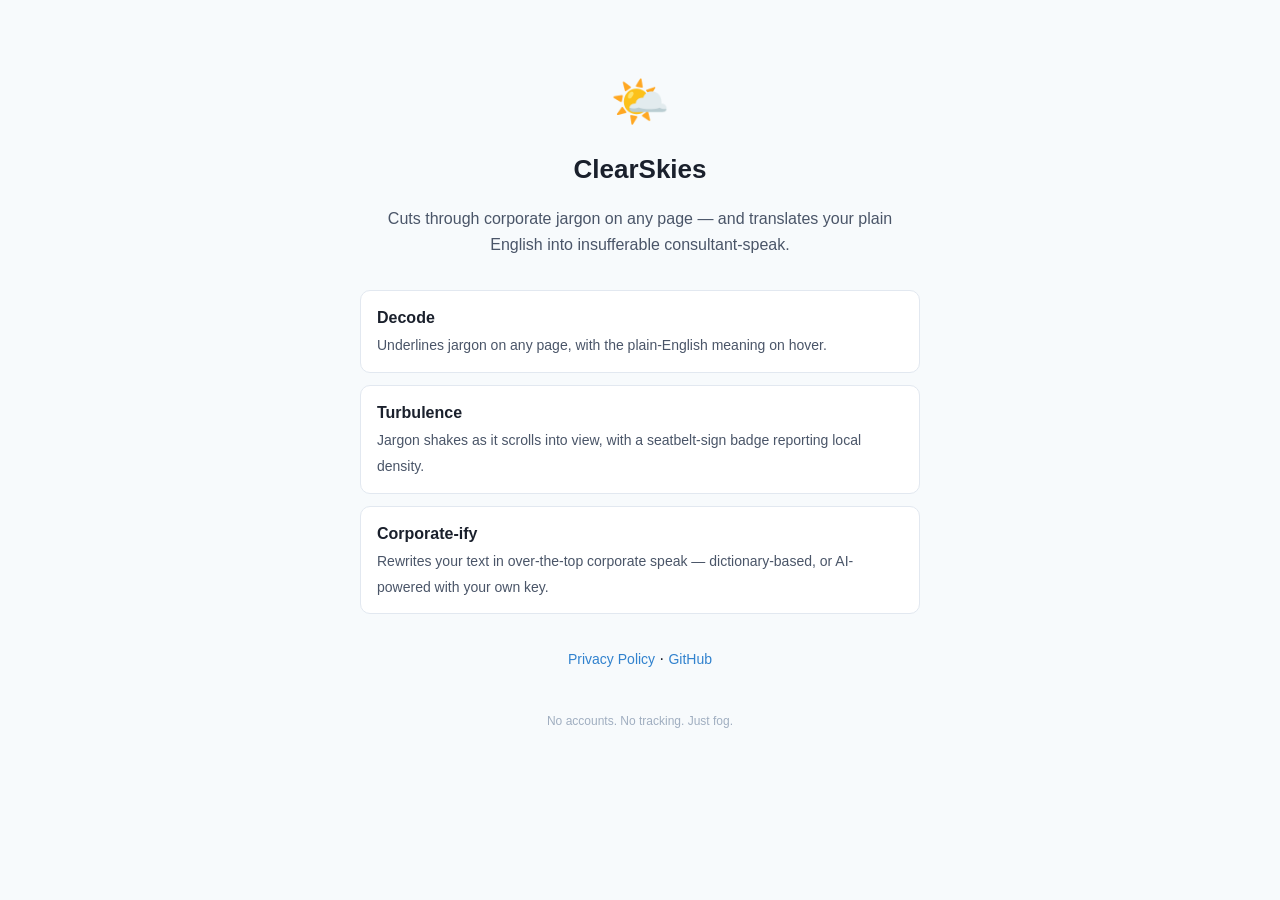
<file: site/index.html>
<!DOCTYPE html>
<html lang="en">
<head>
<meta charset="UTF-8" />
<meta name="viewport" content="width=device-width, initial-scale=1" />
<title>ClearSkies</title>
<style>
  :root { color-scheme: light; }
  body {
    font-family: -apple-system, BlinkMacSystemFont, "Segoe UI", Roboto, sans-serif;
    max-width: 560px;
    margin: 0 auto;
    padding: 64px 24px;
    color: #1a202c;
    line-height: 1.6;
    background: #f7fafc;
    text-align: center;
  }
  .logo { font-size: 48px; }
  h1 { font-size: 26px; margin: 8px 0 4px; }
  .tagline { color: #4a5568; margin-bottom: 32px; }
  .modes {
    display: grid;
    gap: 12px;
    text-align: left;
    margin-bottom: 32px;
  }
  .mode {
    background: #fff;
    border: 1px solid #e2e8f0;
    border-radius: 10px;
    padding: 14px 16px;
  }
  .mode b { display: block; margin-bottom: 2px; }
  .mode span { color: #4a5568; font-size: 14px; }
  a.link {
    color: #3182ce;
    text-decoration: none;
    font-size: 14px;
  }
  a.link:hover { text-decoration: underline; }
  footer { margin-top: 40px; font-size: 12px; color: #a0aec0; }
</style>
</head>
<body>
  <div class="logo">🌤️</div>
  <h1>ClearSkies</h1>
  <p class="tagline">Cuts through corporate jargon on any page — and translates your plain English into insufferable consultant-speak.</p>

  <div class="modes">
    <div class="mode"><b>Decode</b><span>Underlines jargon on any page, with the plain-English meaning on hover.</span></div>
    <div class="mode"><b>Turbulence</b><span>Jargon shakes as it scrolls into view, with a seatbelt-sign badge reporting local density.</span></div>
    <div class="mode"><b>Corporate-ify</b><span>Rewrites your text in over-the-top corporate speak — dictionary-based, or AI-powered with your own key.</span></div>
  </div>

  <p><a class="link" href="./privacy.html">Privacy Policy</a> · <a class="link" href="https://github.com/zulfimohamed/clearskies">GitHub</a></p>

  <footer>No accounts. No tracking. Just fog.</footer>
</body>
</html>
</file>
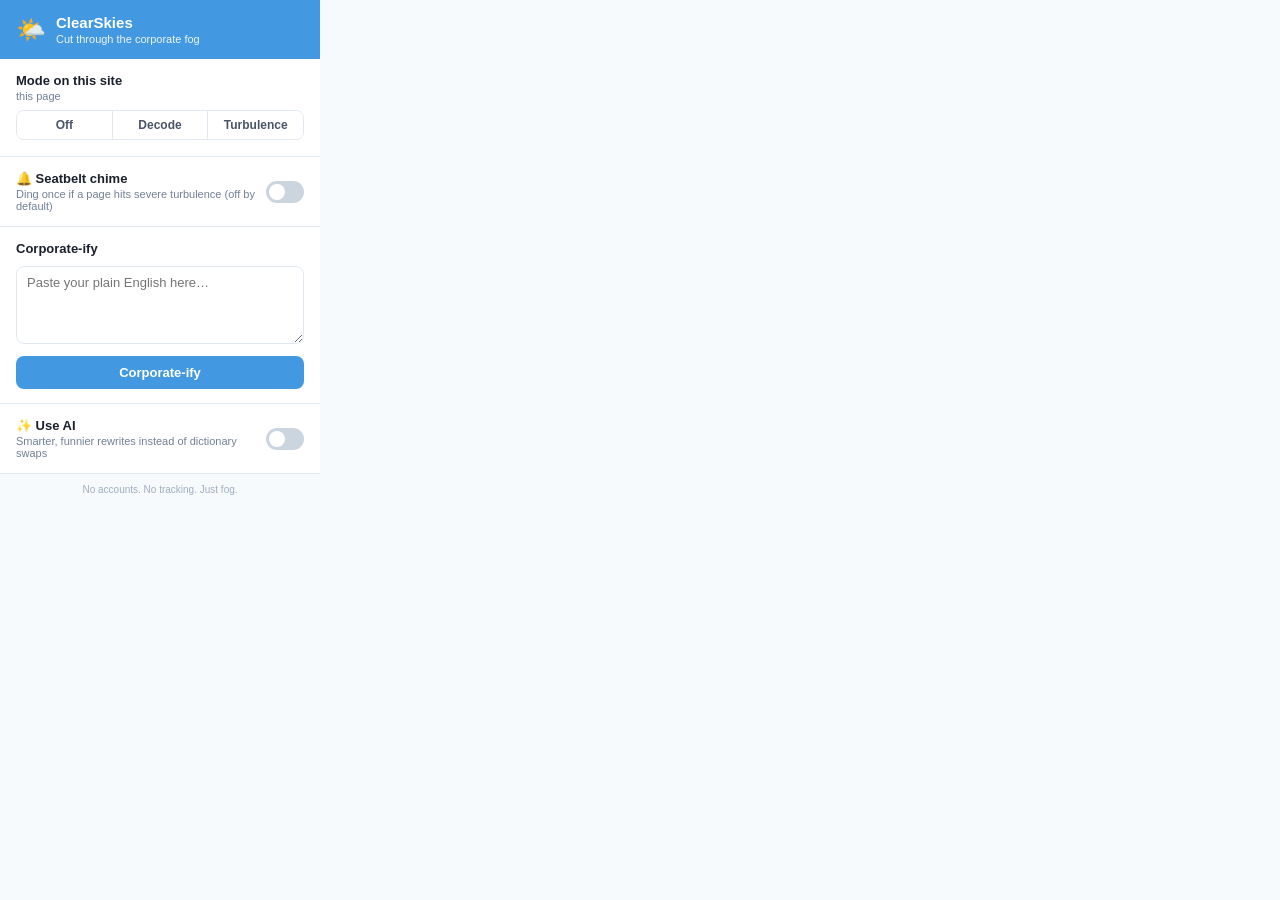
<file: popup/popup.html>
<!DOCTYPE html>
<html lang="en">
<head>
  <meta charset="UTF-8" />
  <title>ClearSkies</title>
  <link rel="stylesheet" href="popup.css" />
</head>
<body>
  <header class="header">
    <span class="logo">🌤️</span>
    <div>
      <h1>ClearSkies</h1>
      <p class="tagline">Cut through the corporate fog</p>
    </div>
  </header>

  <section class="section">
    <div class="row-title">Mode on this site</div>
    <div class="row-sub" id="site-label">this page</div>
    <div class="mode-switch" id="mode-switch" role="radiogroup">
      <button type="button" class="mode-btn" data-mode="off">Off</button>
      <button type="button" class="mode-btn" data-mode="decode">Decode</button>
      <button type="button" class="mode-btn" data-mode="turbulence">Turbulence</button>
    </div>
    <div class="row-sub" id="jargon-count"></div>
  </section>

  <section class="section">
    <div class="row">
      <div>
        <div class="row-title">🔔 Seatbelt chime</div>
        <div class="row-sub">Ding once if a page hits severe turbulence (off by default)</div>
      </div>
      <label class="switch">
        <input type="checkbox" id="toggle-chime" />
        <span class="slider"></span>
      </label>
    </div>
  </section>

  <section class="section">
    <div class="row-title">Corporate-ify</div>
    <textarea id="input-text" placeholder="Paste your plain English here…" rows="4"></textarea>
    <button id="corporateify-btn" class="primary-btn">Corporate-ify</button>

    <div id="output-wrap" class="output-wrap hidden">
      <div class="output-label" id="output-label"></div>
      <div id="output-text" class="output-text"></div>
      <button id="copy-btn" class="secondary-btn">Copy</button>
    </div>
  </section>

  <section class="section">
    <div class="row">
      <div>
        <div class="row-title">✨ Use AI</div>
        <div class="row-sub">Smarter, funnier rewrites instead of dictionary swaps</div>
      </div>
      <label class="switch">
        <input type="checkbox" id="toggle-ai" />
        <span class="slider"></span>
      </label>
    </div>

    <div id="ai-settings" class="ai-settings hidden">
      <select id="provider-select" class="provider-select">
        <option value="anthropic">Claude (Anthropic)</option>
        <option value="openrouter">OpenRouter (open-source models)</option>
        <option value="openai">OpenAI</option>
        <option value="gemini">Gemini (Google)</option>
      </select>

      <div id="anthropic-key-wrap" class="ai-key-wrap hidden">
        <input type="password" id="ai-key-input" placeholder="sk-ant-..." autocomplete="off" />
        <p class="row-sub">
          Stored only on this device and sent directly to Anthropic's API — never through us.
          Get a key at console.anthropic.com/settings/keys
        </p>
      </div>

      <div id="openrouter-key-wrap" class="ai-key-wrap hidden">
        <input type="password" id="openrouter-key-input" placeholder="sk-or-..." autocomplete="off" />
        <input
          type="text"
          id="openrouter-model-input"
          placeholder="meta-llama/llama-3.3-70b-instruct"
          autocomplete="off"
        />
        <p class="row-sub">
          Stored only on this device and sent directly to OpenRouter's API — never through us.
          Get a key at openrouter.ai/keys, and pick any model slug from openrouter.ai/models
          (defaults to Llama 3.3 70B if left blank).
        </p>
      </div>

      <div id="openai-key-wrap" class="ai-key-wrap hidden">
        <input type="password" id="openai-key-input" placeholder="sk-..." autocomplete="off" />
        <input type="text" id="openai-model-input" placeholder="gpt-4o-mini" autocomplete="off" />
        <p class="row-sub">
          Stored only on this device and sent directly to OpenAI's API — never through us.
          Get a key at platform.openai.com/api-keys (defaults to gpt-4o-mini if left blank).
        </p>
      </div>

      <div id="gemini-key-wrap" class="ai-key-wrap hidden">
        <input type="password" id="gemini-key-input" placeholder="AIza..." autocomplete="off" />
        <input type="text" id="gemini-model-input" placeholder="gemini-2.0-flash" autocomplete="off" />
        <p class="row-sub">
          Stored only on this device and sent directly to Google's Gemini API — never through us.
          Get a key at aistudio.google.com/apikey (defaults to gemini-2.0-flash if left blank).
        </p>
      </div>
    </div>
  </section>

  <footer class="footer">No accounts. No tracking. Just fog.</footer>

  <script src="popup.js"></script>
</body>
</html>
</file>
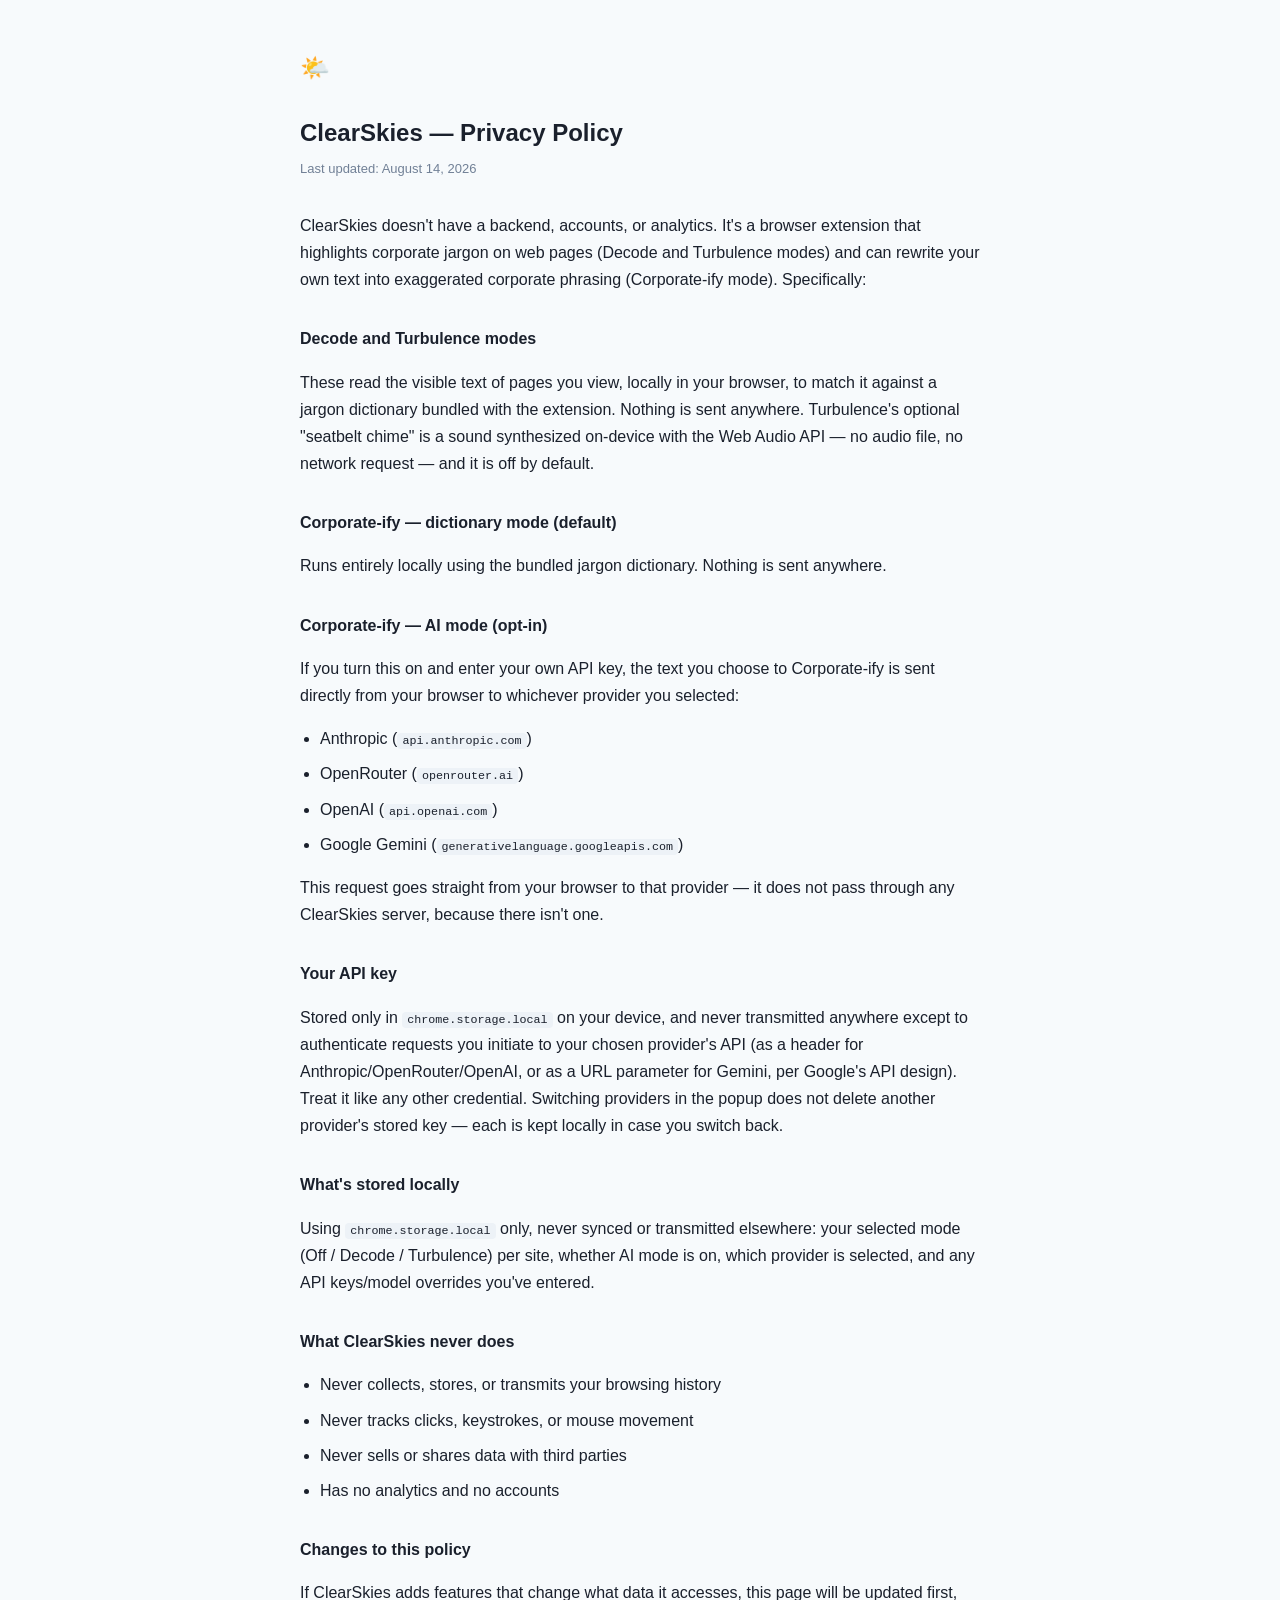
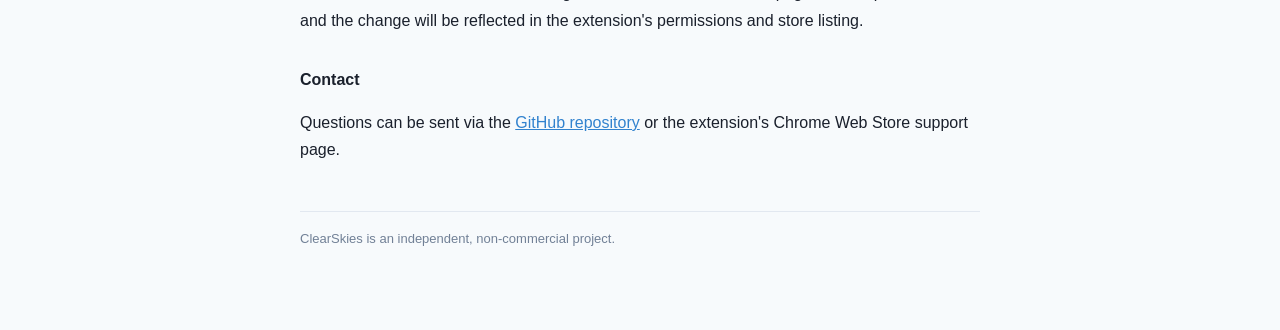
<file: site/privacy.html>
<!DOCTYPE html>
<html lang="en">
<head>
<meta charset="UTF-8" />
<meta name="viewport" content="width=device-width, initial-scale=1" />
<title>ClearSkies — Privacy Policy</title>
<style>
  :root { color-scheme: light; }
  body {
    font-family: -apple-system, BlinkMacSystemFont, "Segoe UI", Roboto, sans-serif;
    max-width: 680px;
    margin: 0 auto;
    padding: 48px 24px 80px;
    color: #1a202c;
    line-height: 1.7;
    background: #f7fafc;
  }
  h1 { font-size: 24px; margin-bottom: 4px; }
  .updated { color: #718096; font-size: 13px; margin-bottom: 32px; }
  h2 { font-size: 16px; margin-top: 32px; }
  ul { padding-left: 20px; }
  li { margin-bottom: 8px; }
  code {
    background: #edf2f7;
    padding: 1px 5px;
    border-radius: 4px;
    font-size: 0.9em;
  }
  a { color: #3182ce; }
  .badge {
    display: inline-block;
    font-size: 24px;
    margin-bottom: 8px;
  }
  footer {
    margin-top: 48px;
    padding-top: 16px;
    border-top: 1px solid #e2e8f0;
    font-size: 13px;
    color: #718096;
  }
</style>
</head>
<body>
  <div class="badge">🌤️</div>
  <h1>ClearSkies — Privacy Policy</h1>
  <div class="updated">Last updated: August 14, 2026</div>

  <p>ClearSkies doesn't have a backend, accounts, or analytics. It's a browser extension that highlights corporate jargon on web pages (Decode and Turbulence modes) and can rewrite your own text into exaggerated corporate phrasing (Corporate-ify mode). Specifically:</p>

  <h2>Decode and Turbulence modes</h2>
  <p>These read the visible text of pages you view, locally in your browser, to match it against a jargon dictionary bundled with the extension. Nothing is sent anywhere. Turbulence's optional "seatbelt chime" is a sound synthesized on-device with the Web Audio API — no audio file, no network request — and it is off by default.</p>

  <h2>Corporate-ify — dictionary mode (default)</h2>
  <p>Runs entirely locally using the bundled jargon dictionary. Nothing is sent anywhere.</p>

  <h2>Corporate-ify — AI mode (opt-in)</h2>
  <p>If you turn this on and enter your own API key, the text you choose to Corporate-ify is sent directly from your browser to whichever provider you selected:</p>
  <ul>
    <li>Anthropic (<code>api.anthropic.com</code>)</li>
    <li>OpenRouter (<code>openrouter.ai</code>)</li>
    <li>OpenAI (<code>api.openai.com</code>)</li>
    <li>Google Gemini (<code>generativelanguage.googleapis.com</code>)</li>
  </ul>
  <p>This request goes straight from your browser to that provider — it does not pass through any ClearSkies server, because there isn't one.</p>

  <h2>Your API key</h2>
  <p>Stored only in <code>chrome.storage.local</code> on your device, and never transmitted anywhere except to authenticate requests you initiate to your chosen provider's API (as a header for Anthropic/OpenRouter/OpenAI, or as a URL parameter for Gemini, per Google's API design). Treat it like any other credential. Switching providers in the popup does not delete another provider's stored key — each is kept locally in case you switch back.</p>

  <h2>What's stored locally</h2>
  <p>Using <code>chrome.storage.local</code> only, never synced or transmitted elsewhere: your selected mode (Off / Decode / Turbulence) per site, whether AI mode is on, which provider is selected, and any API keys/model overrides you've entered.</p>

  <h2>What ClearSkies never does</h2>
  <ul>
    <li>Never collects, stores, or transmits your browsing history</li>
    <li>Never tracks clicks, keystrokes, or mouse movement</li>
    <li>Never sells or shares data with third parties</li>
    <li>Has no analytics and no accounts</li>
  </ul>

  <h2>Changes to this policy</h2>
  <p>If ClearSkies adds features that change what data it accesses, this page will be updated first, and the change will be reflected in the extension's permissions and store listing.</p>

  <h2>Contact</h2>
  <p>Questions can be sent via the <a href="https://github.com/zulfimohamed/clearskies">GitHub repository</a> or the extension's Chrome Web Store support page.</p>

  <footer>ClearSkies is an independent, non-commercial project.</footer>
</body>
</html>
</file>
<file: popup/popup.css>
* {
  box-sizing: border-box;
}

body {
  width: 320px;
  margin: 0;
  font-family: -apple-system, BlinkMacSystemFont, "Segoe UI", Roboto, sans-serif;
  color: #1a202c;
  background: #f7fafc;
}

.header {
  display: flex;
  align-items: center;
  gap: 10px;
  padding: 14px 16px;
  background: #4299e1;
  color: #fff;
}

.logo {
  font-size: 24px;
}

.header h1 {
  font-size: 15px;
  margin: 0;
}

.tagline {
  font-size: 11px;
  margin: 2px 0 0;
  opacity: 0.9;
}

.section {
  padding: 14px 16px;
  border-bottom: 1px solid #e2e8f0;
  background: #fff;
}

.row {
  display: flex;
  align-items: center;
  justify-content: space-between;
}

.row-title {
  font-size: 13px;
  font-weight: 600;
}

.row-sub {
  font-size: 11px;
  color: #718096;
  margin-top: 2px;
}

.mode-switch {
  display: flex;
  margin-top: 8px;
  border: 1px solid #e2e8f0;
  border-radius: 8px;
  overflow: hidden;
}

.mode-btn {
  flex: 1;
  padding: 7px 4px;
  border: none;
  background: #fff;
  color: #4a5568;
  font-size: 12px;
  font-weight: 600;
  font-family: inherit;
  cursor: pointer;
  border-right: 1px solid #e2e8f0;
}

.mode-btn:last-child {
  border-right: none;
}

.mode-btn:hover {
  background: #f7fafc;
}

.mode-btn.active {
  background: #4299e1;
  color: #fff;
}

.switch {
  position: relative;
  display: inline-block;
  width: 38px;
  height: 22px;
  flex-shrink: 0;
}

.switch input {
  opacity: 0;
  width: 0;
  height: 0;
}

.slider {
  position: absolute;
  cursor: pointer;
  inset: 0;
  background-color: #cbd5e0;
  transition: 0.2s;
  border-radius: 999px;
}

.slider::before {
  position: absolute;
  content: "";
  height: 16px;
  width: 16px;
  left: 3px;
  bottom: 3px;
  background-color: #fff;
  transition: 0.2s;
  border-radius: 50%;
}

.switch input:checked + .slider {
  background-color: #4299e1;
}

.switch input:checked + .slider::before {
  transform: translateX(16px);
}

textarea {
  width: 100%;
  margin-top: 10px;
  padding: 8px 10px;
  border: 1px solid #e2e8f0;
  border-radius: 8px;
  font-size: 13px;
  font-family: inherit;
  resize: vertical;
}

.primary-btn {
  width: 100%;
  margin-top: 8px;
  padding: 9px;
  background: #4299e1;
  color: #fff;
  border: none;
  border-radius: 8px;
  font-size: 13px;
  font-weight: 600;
  cursor: pointer;
}

.primary-btn:hover {
  background: #3182ce;
}

.secondary-btn {
  padding: 6px 14px;
  background: #edf2f7;
  color: #1a202c;
  border: none;
  border-radius: 6px;
  font-size: 12px;
  font-weight: 600;
  cursor: pointer;
}

.secondary-btn:hover {
  background: #e2e8f0;
}

.output-wrap {
  margin-top: 12px;
}

.output-wrap.hidden {
  display: none;
}

.output-label {
  font-size: 10px;
  font-weight: 700;
  text-transform: uppercase;
  letter-spacing: 0.04em;
  color: #4299e1;
  margin-bottom: 4px;
}

.ai-settings {
  margin-top: 10px;
}

.ai-settings.hidden {
  display: none;
}

.provider-select {
  width: 100%;
  padding: 8px 10px;
  border: 1px solid #e2e8f0;
  border-radius: 8px;
  font-size: 13px;
  font-family: inherit;
  background: #fff;
  color: #1a202c;
}

.ai-key-wrap {
  margin-top: 10px;
}

.ai-key-wrap.hidden {
  display: none;
}

.ai-key-wrap input {
  width: 100%;
  padding: 8px 10px;
  border: 1px solid #e2e8f0;
  border-radius: 8px;
  font-size: 13px;
  font-family: inherit;
  margin-bottom: 6px;
}

.ai-key-wrap .row-sub {
  margin-top: 6px;
  line-height: 1.4;
}

.output-text {
  background: #f7fafc;
  border: 1px solid #e2e8f0;
  border-radius: 8px;
  padding: 10px;
  font-size: 13px;
  line-height: 1.5;
  white-space: pre-wrap;
  margin-bottom: 8px;
}

.footer {
  padding: 10px 16px;
  font-size: 10px;
  color: #a0aec0;
  text-align: center;
}
</file>
